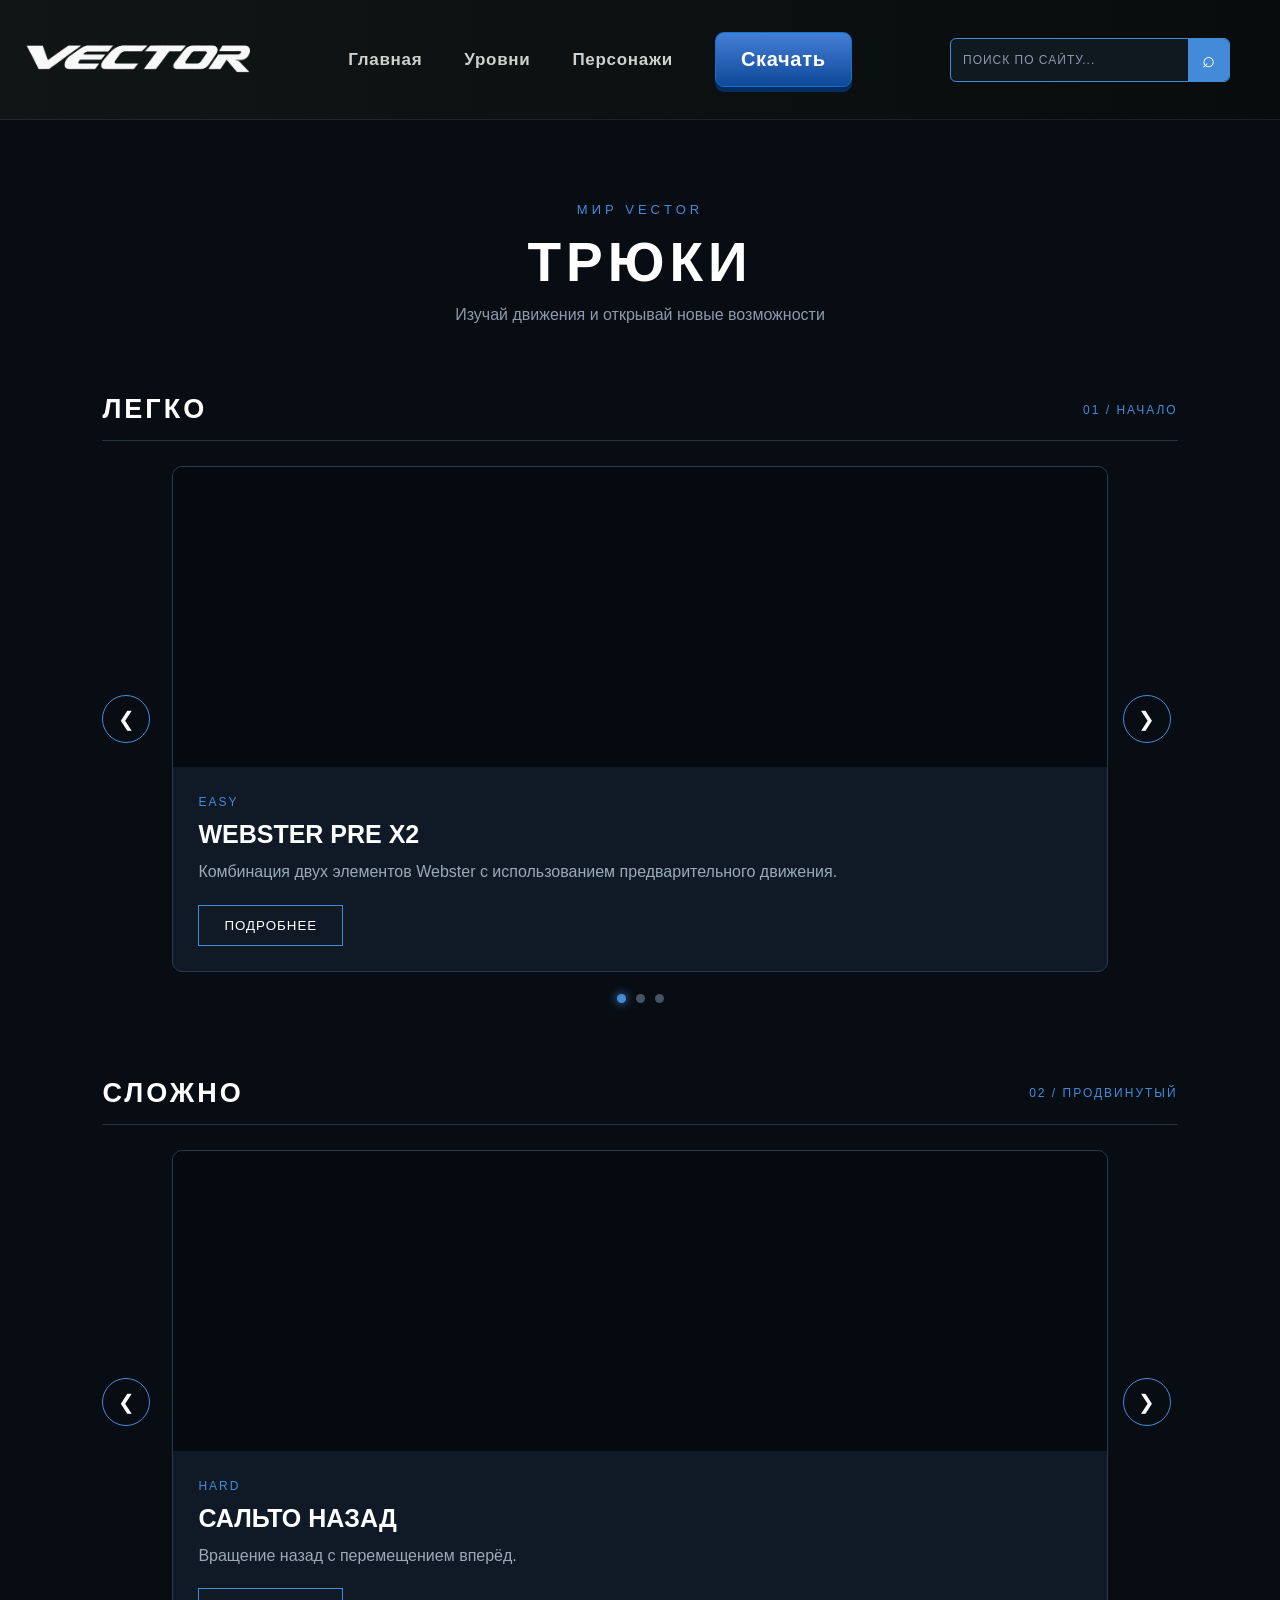
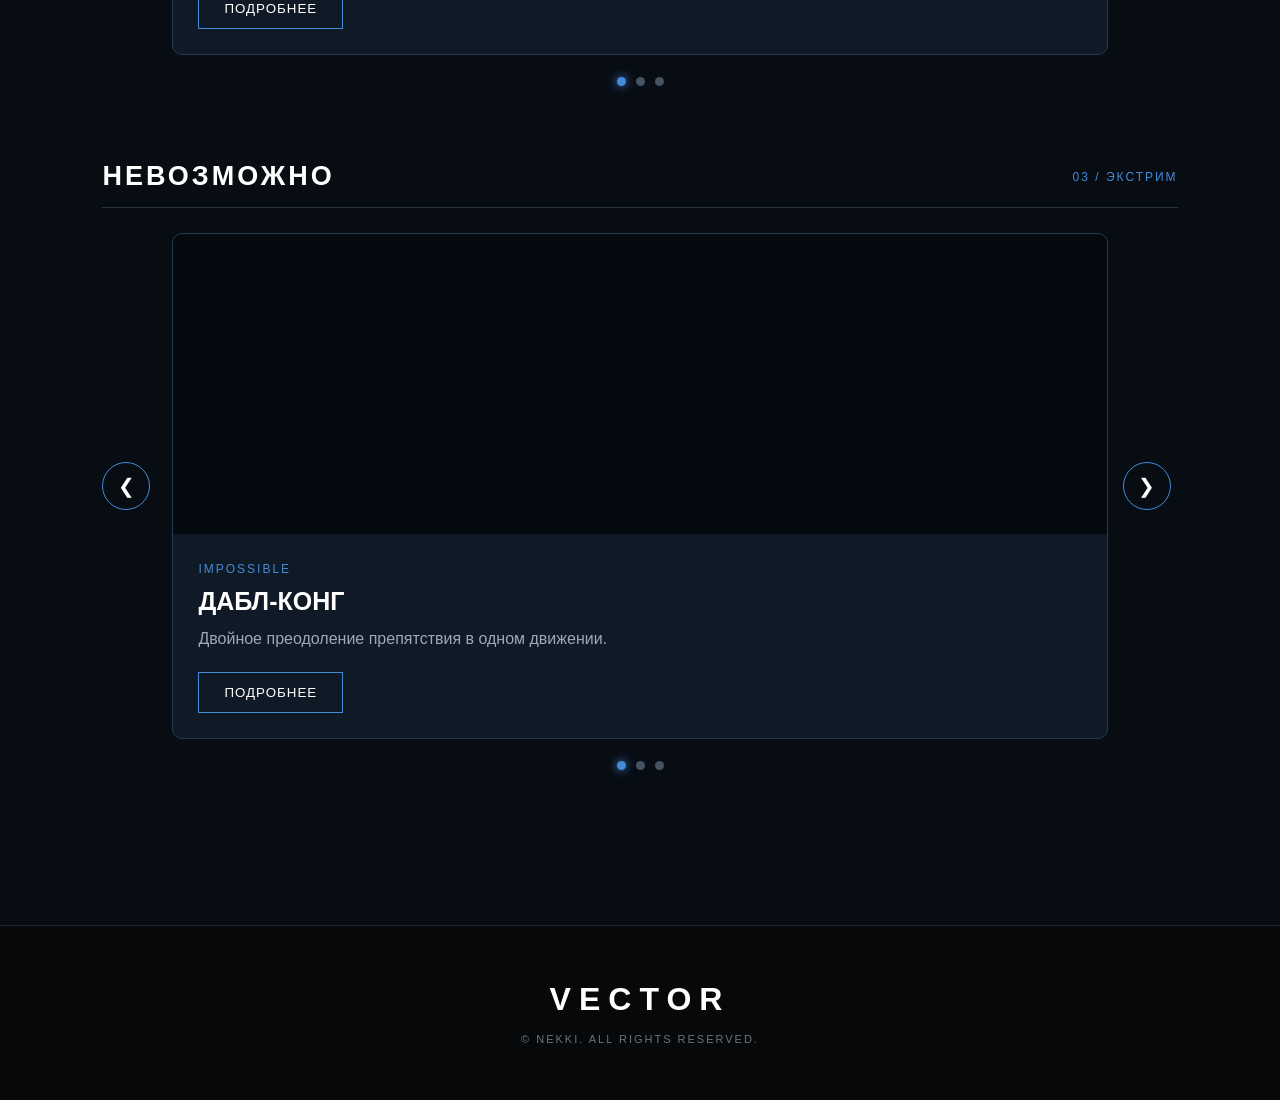
<file: parckour.html>
<!DOCTYPE html>
<html lang="en">
<head>
    <meta charset="UTF-8">
    <meta name="viewport" content="width=device-width, initial-scale=1.0">
    <title>Document</title>
    <link rel="stylesheet" href="parckour.css">
</head>
<body>
    <header class="header">
        <a href="index.html" class="logo">
            <img src="images/vector_logo_white_transparent.png" alt="Vector">
        </a>

        <nav class="nav">
            <a href="index.html">Главная</a>
            <a href="levels.html">Уровни</a>
            <a href="character.html">Персонажи</a>
            <a target="_blank" href="https://play.google.com/store/apps/details?id=com.nekki.vector&hl=ru" class="free-button">
                Скачать
            </a>
        </nav>
        <div class="site-search">
            <div class="search-box">
                <input
                    type="text"
                    id="siteSearchInput"
                    placeholder="ПОИСК ПО САЙТУ..."
                    autocomplete="off"
                >
                <button id="siteSearchButton" type="button">⌕</button>
            </div>

            <div class="search-results" id="siteSearchResults"></div>
        </div>
    </header>
    <section class="tricks-section">

        <div class="tricks-heading">
            <span>МИР VECTOR</span>
            <h1>ТРЮКИ</h1>
            <p>Изучай движения и открывай новые возможности</p>
        </div>
        <div class="trick-category">
            <div class="category-heading">
                <h2>ЛЕГКО</h2>
                <span>01 / НАЧАЛО</span>
            </div>

            <div class="trick-slider">
                <button class="slider-arrow prev" onclick="changeTrick('easy', -1)">&#10094;</button>
                <div class="trick-card" id="easy-card"></div>
                <button class="slider-arrow next" onclick="changeTrick('easy', 1)">&#10095;</button>
            </div>
            <div class="slider-dots" id="easy-dots"></div>
        </div>

        <div class="trick-category">
            <div class="category-heading">
                <h2>СЛОЖНО</h2>
                <span>02 / ПРОДВИНУТЫЙ</span>
            </div>
            <div class="trick-slider">
                <button class="slider-arrow prev" onclick="changeTrick('hard', -1)">&#10094;</button>
                <div class="trick-card" id="hard-card"></div>
                <button class="slider-arrow next" onclick="changeTrick('hard', 1)">&#10095;</button>
            </div>
            <div class="slider-dots" id="hard-dots"></div>
        </div>

        <div class="trick-category">
            <div class="category-heading">
                <h2>НЕВОЗМОЖНО</h2>
                <span>03 / ЭКСТРИМ</span>
            </div>

            <div class="trick-slider">
                <button class="slider-arrow prev" onclick="changeTrick('impossible', -1)">&#10094;</button>
                <div class="trick-card" id="impossible-card"></div>
                <button class="slider-arrow next" onclick="changeTrick('impossible', 1)">&#10095;</button>
            </div>
            <div class="slider-dots" id="impossible-dots"></div>
        </div>

    </section>
    <div class="trick-modal" id="trickModal">
        <div class="trick-modal-window">
            <button class="trick-close" id="closeTrickModal">&times;</button>
            <span id="modalTrickCategory"></span>
            <h2 id="modalTrickName"></h2>
            <p id="modalTrickDescription"></p>
            <video autoplay muted loop playsinline id="trickVideo" controls>
            <source id="trickVideoSource" src="" type="video/mp4">
            </video>
        </div>
    </div>
    <footer class="footer">
        <h2>VECTOR</h2>
        <p>© NEKKI. ALL RIGHTS RESERVED.</p>
    </footer>
</body>
<script src="parckour.js"></script>
<script src="search.js"></script>
<script src="search-data.js"></script>
</html>
</file>
<file: parckour.css>
* {
    margin: 0;
    padding: 0;
    box-sizing: border-box;
}

html {
    scroll-behavior: smooth;
}

body {
    background: #080b0c;
    color: #fff;
    font-family: 'Montserrat', sans-serif;
    overflow-x: hidden;
}

.header {
    width: 100%;
    height: 120px;
    display: flex;
    align-items: center;
    justify-content: space-between;
    padding: 0 50px 0 25px;
    background: linear-gradient(
        90deg,
        #101515,
        #080c0d
    );
    border-bottom: 1px solid rgba(255,255,255,0.08);
    position: relative;
    z-index: 10;
}

.logo {
    display: flex;
    align-items: center;
    text-decoration: none;
}

.logo img {
    width: 225px;
    height: auto;
    object-fit: contain;
}


.nav {
    display: flex;
    align-items: center;
    gap: 42px;
}

.nav a {
    color: #d0d0cc;
    text-decoration: none;
    font-size: 17px;
    font-weight: 800;
    letter-spacing: 0.7px;
    transition: color 0.3s ease;
}

.nav a:hover {
    color: #93c4fc;
}

.nav .free-button {
    padding: 15px 25px;
    color: white;
    background: linear-gradient(
        180deg,
        #447fd6,
        #0e4898
    );
    border: 1px solid #0d72d6;
    border-radius: 9px;
    box-shadow: 0 5px 0 #042d60;
    font-family: 'Oswald', sans-serif;
    font-size: 20px;
    font-weight: 700;
    transition: 0.3s;
}

.nav .free-button:hover {
    background: #3c80c9;
    transform: translateY(-2px);
}

.tricks-section {
  padding: 80px 8%;
  background: #080d14;
  color: white;
}

.tricks-heading {
  text-align: center;
  margin-bottom: 70px;
}

.tricks-heading span {
  color: #438bd8;
  letter-spacing: 4px;
  font-size: 13px;
}

.tricks-heading h1 {
  font-size: 55px;
  margin: 12px 0;
  letter-spacing: 5px;
}

.tricks-heading p {
  color: #8d9aaa;
}


.trick-category {
  margin-bottom: 75px;
}

.category-heading {
  display: flex;
  justify-content: space-between;
  align-items: center;
  border-bottom: 1px solid #263444;
  margin-bottom: 25px;
  padding-bottom: 15px;
}

.category-heading h2 {
  font-size: 27px;
  letter-spacing: 3px;
}

.category-heading span {
  color: #438bd8;
  font-size: 12px;
  letter-spacing: 2px;
}


.trick-slider {
  display: grid;
  grid-template-columns: 55px 1fr 55px;
  align-items: center;
  gap: 15px;
}

.trick-card {
  background: #101a26;
  border: 1px solid #263b50;
  border-radius: 10px;
  overflow: hidden;
  transition: 0.3s;
}

.trick-card:hover {
  border-color: #438bd8;
  transform: translateY(-4px);
}

.trick-gif {
  width: 100%;
  height: 300px;
  object-fit: cover;
  display: block;
  background: #050a10;
}

.trick-info {
  padding: 25px;
}

.trick-info span {
  color: #438bd8;
  font-size: 12px;
  letter-spacing: 2px;
}

.trick-info h3 {
  font-size: 25px;
  margin: 10px 0;
}

.trick-info p {
  color: #9ba9b8;
  line-height: 1.6;
  margin-bottom: 20px;
}

.trick-details-btn {
  background: transparent;
  border: 1px solid #438bd8;
  color: white;
  padding: 12px 25px;
  cursor: pointer;
  letter-spacing: 1px;
  transition: 0.3s;
}

.trick-details-btn:hover {
  background: #438bd8;
}


.slider-arrow {
  width: 48px;
  height: 48px;
  border: 1px solid #438bd8;
  background: transparent;
  color: white;
  font-size: 20px;
  cursor: pointer;
  border-radius: 50%;
  transition: 0.3s;
}

.slider-arrow:hover {
  background: #438bd8;
}

.slider-dots {
  display: flex;
  justify-content: center;
  gap: 10px;
  margin-top: 22px;
}

.slider-dot {
  width: 9px;
  height: 9px;
  border-radius: 50%;
  background: #455363;
  cursor: pointer;
  border: none;
  padding: 0;
}

.slider-dot.active {
  background: #438bd8;
  box-shadow: 0 0 10px #438bd8;
}


.trick-modal {
  position: fixed;
  inset: 0;
  background: rgba(0, 0, 0, 0.88);
  backdrop-filter: blur(8px);
  display: none;
  align-items: center;
  justify-content: center;
  z-index: 9999;
  padding: 20px;
}

.trick-modal.active {
  display: flex;
}

.trick-modal-window {
  position: relative;
  background: #101a26;
  border: 1px solid #438bd8;
  border-radius: 10px;
  padding: 35px;
  width: 100%;
  max-width: 800px;
  max-height: 90vh;
  overflow-y: auto;
}

.trick-close {
  position: absolute;
  top: 12px;
  right: 18px;
  background: none;
  border: none;
  color: white;
  font-size: 35px;
  cursor: pointer;
}

.trick-modal-window > span {
  color: #438bd8;
  letter-spacing: 2px;
  font-size: 12px;
}

.trick-modal-window h2 {
  font-size: 30px;
  margin: 15px 0;
}

.trick-modal-window p {
  color: #aab6c4;
  line-height: 1.7;
  margin-bottom: 25px;
}

.trick-modal-window video {
  width: 100%;
  max-height: 420px;
  background: black;
  border-radius: 8px;
}


.footer {
    padding: 55px 20px;
    text-align: center;
    background: #060809;
    border-top: 1px solid #1c272d;
}

.footer h2 {
    font-size: 32px;
    letter-spacing: 8px;
    margin-bottom: 15px;
}

.footer p {
    color: #69757c;
    font-size: 11px;
    letter-spacing: 2px;
}

.site-search {
    position: relative;
    width: 280px;
    max-width: 100%;
    z-index: 1000;
}

.search-box {
    display: flex;
    align-items: center;
    border: 1px solid #438bd8;
    background: #101820;
    border-radius: 6px;
    overflow: hidden;
}

.search-box input {
    width: 100%;
    padding: 12px;
    background: transparent;
    color: white;
    border: none;
    outline: none;
    font-size: 12px;
    letter-spacing: 1px;
}

.search-box input::placeholder {
    color: #8b9aaa;
}

.search-box button {
    padding: 8px 14px;
    background: #438bd8;
    color: white;
    border: none;
    cursor: pointer;
    font-size: 22px;
}

.search-results {
    display: none;
    position: absolute;
    top: calc(100% + 8px);
    left: 0;
    width: 100%;
    max-height: 320px;
    overflow-y: auto;
    background: #101820;
    border: 1px solid #438bd8;
    border-radius: 6px;
    box-shadow: 0 8px 25px #0009;
}

.search-results.active {
    display: block;
}

.search-result {
    padding: 13px;
    border-bottom: 1px solid #263747;
    cursor: pointer;
    color: white;
}

.search-result:hover {
    background: #1b3045;
}

.search-result strong {
    display: block;
    color: #438bd8;
    margin-bottom: 4px;
}

.search-result span {
    color: #aab7c4;
    font-size: 12px;
}

.search-empty {
    padding: 14px;
    color: #aab7c4;
    font-size: 13px;
}

.search-highlight {
    outline: 3px solid #438bd8;
    box-shadow: 0 0 25px #438bd8;
    transition: 0.3s;
}
</file>
